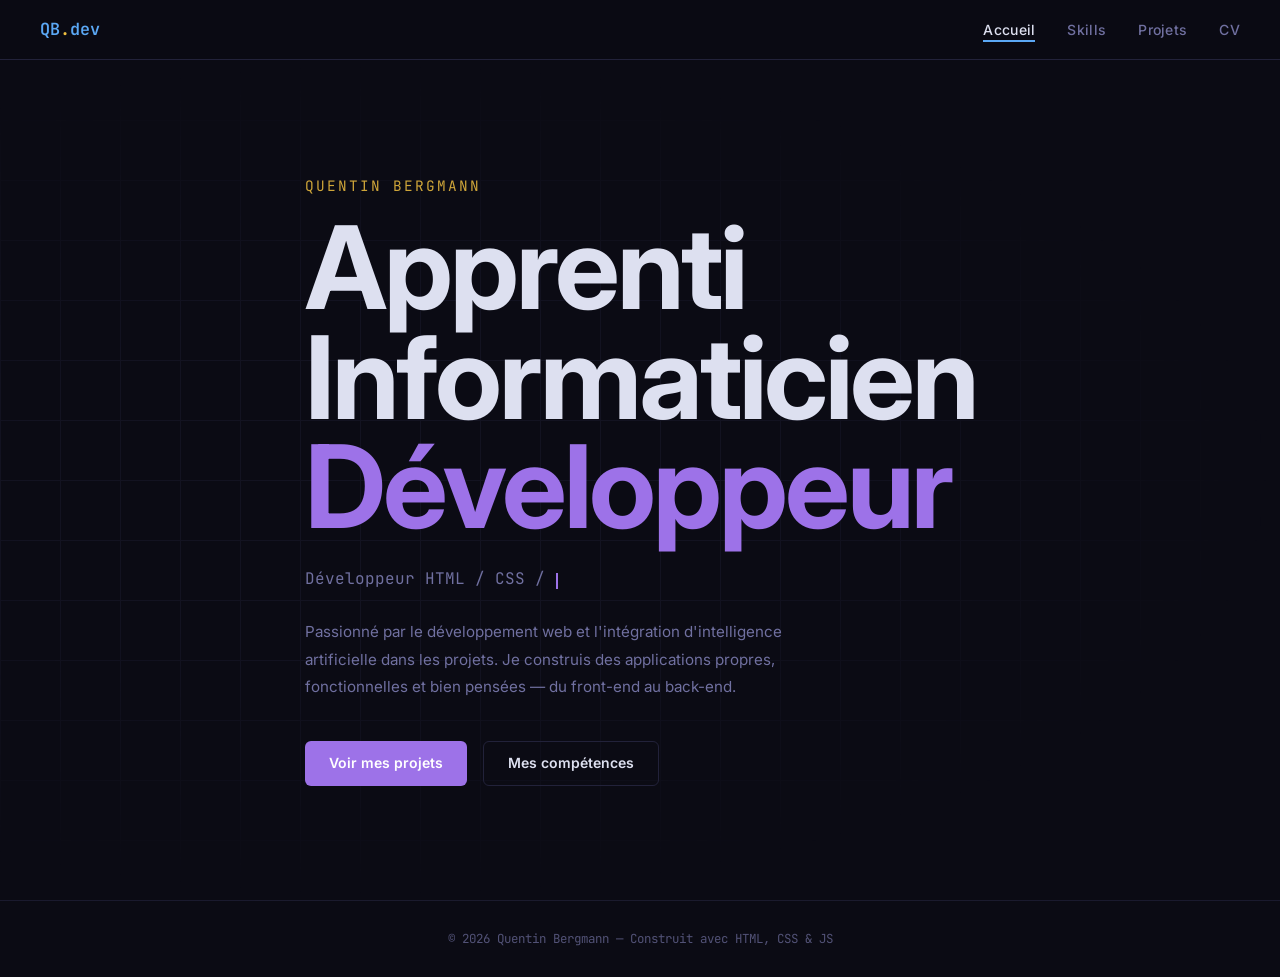
<file: index.html>
<!DOCTYPE html>
<html lang="fr">
<head>
  <meta charset="UTF-8">
  <meta name="viewport" content="width=device-width, initial-scale=1.0">
  <title>Quentin Bergmann — Développeur</title>
  <link rel="stylesheet" href="style.css">
</head>
<body>

  <nav>
    <a href="index.html" class="nav-logo">QB<span>.</span>dev</a>
    <button class="nav-burger" id="nav-burger" aria-label="Menu">
      <span></span><span></span><span></span>
    </button>
    <ul class="nav-links">
      <li><a href="index.html">Accueil</a></li>
      <li><a href="skills.html">Skills</a></li>
      <li><a href="projets.html">Projets</a></li>
      <li><a href="cv.html">CV</a></li>
    </ul>
  </nav>

  <main class="page">
    <section class="hero">
      <div class="hero-grid"></div>
      <div class="container">
        <div class="hero-content">
          <p class="hero-name">Quentin Bergmann</p>
          <h1 class="hero-title">Apprenti<br>Informaticien<br><span>Développeur</span></h1>
          <p class="hero-subtitle">
            <span id="typing-text"></span><span class="cursor"></span>
          </p>
          <p class="hero-bio">
            Passionné par le développement web et l'intégration d'intelligence artificielle dans les projets. Je construis des applications propres, fonctionnelles et bien pensées — du front-end au back-end.
          </p>
          <div class="hero-actions">
            <a href="projets.html" class="btn btn-primary">Voir mes projets</a>
            <a href="skills.html" class="btn btn-outline">Mes compétences</a>
          </div>
        </div>
      </div>
    </section>
  </main>

  <footer>
    <p>© 2026 Quentin Bergmann — Construit avec HTML, CSS &amp; JS</p>
  </footer>

  <script src="script.js"></script>
  <script>
    const el = document.getElementById('typing-text');
    typeWriter(el, [
      'Développeur HTML / CSS / JS',
      'Développeur Java',
      'Intégration IA & LLM',
      'Apprenti passionné',
    ]);
  </script>

</body>
</html>
</file>
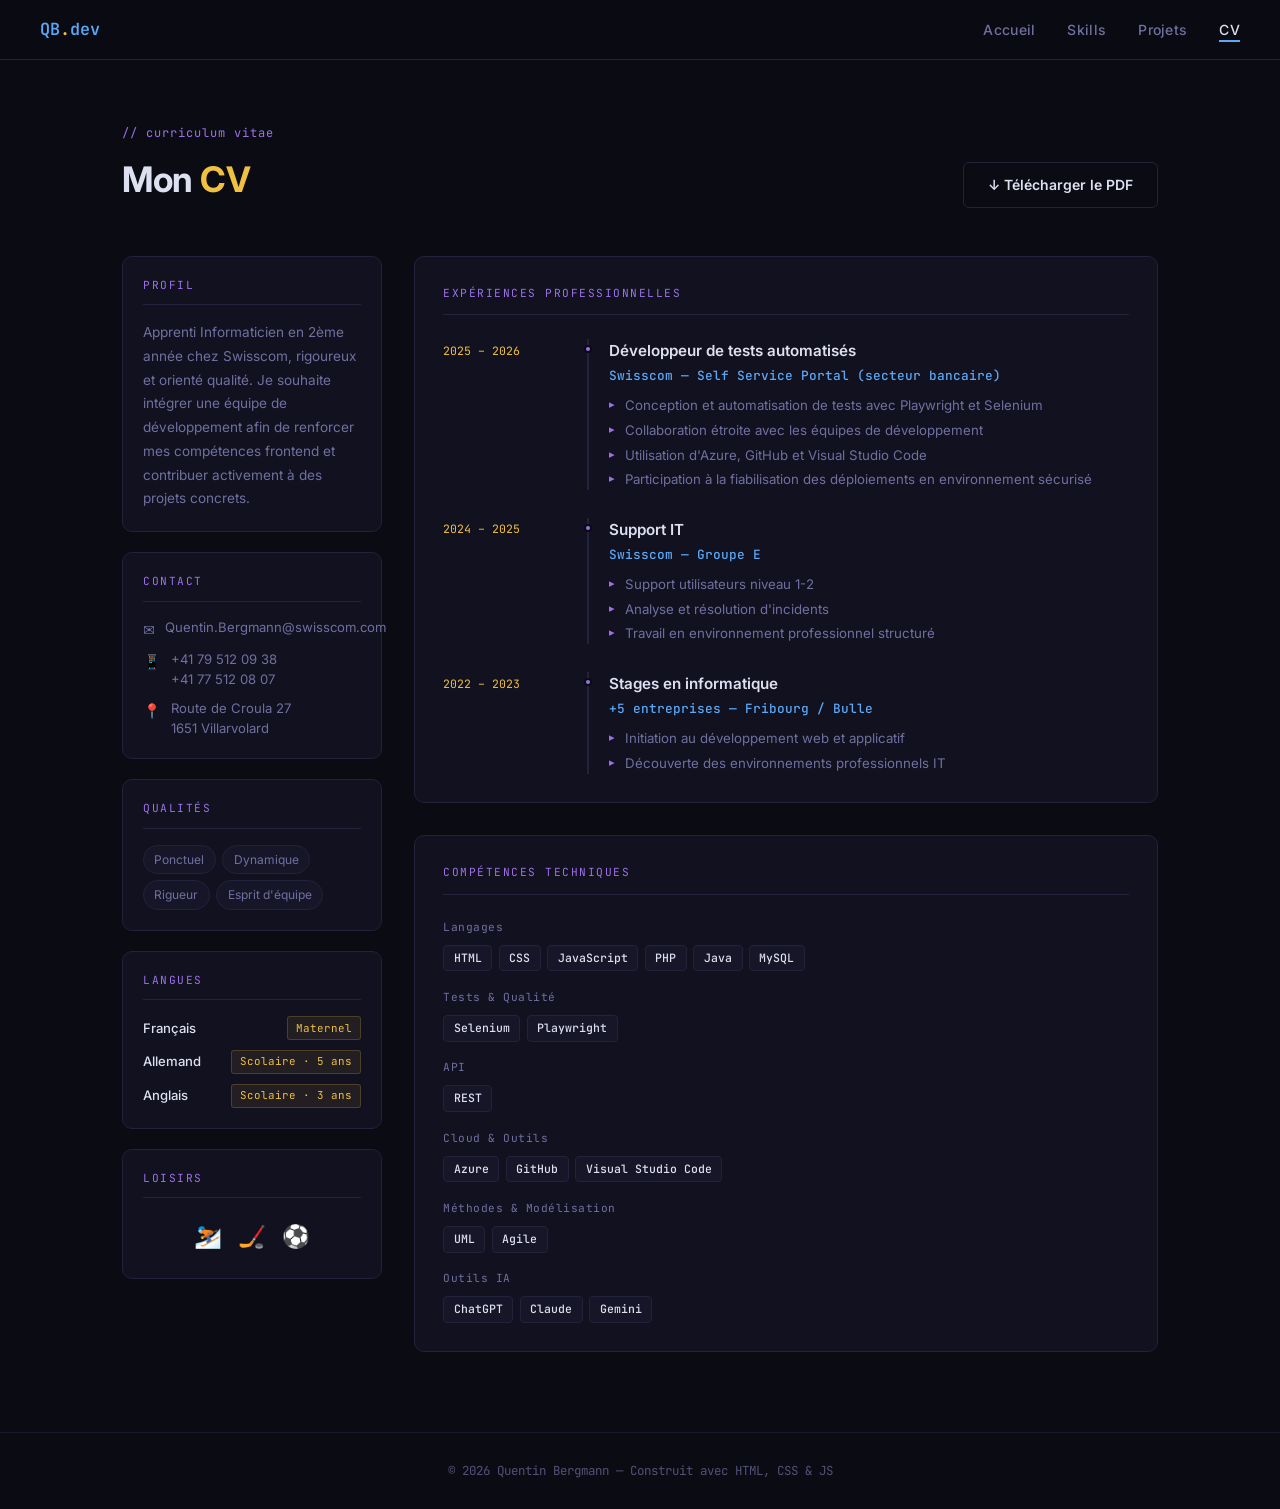
<file: cv.html>
<!DOCTYPE html>
<html lang="fr">
<head>
  <meta charset="UTF-8">
  <meta name="viewport" content="width=device-width, initial-scale=1.0">
  <title>CV — Quentin Bergmann</title>
  <link rel="stylesheet" href="style.css">
</head>
<body>

  <nav>
    <a href="index.html" class="nav-logo">QB<span>.</span>dev</a>
    <button class="nav-burger" id="nav-burger" aria-label="Menu">
      <span></span><span></span><span></span>
    </button>
    <ul class="nav-links">
      <li><a href="index.html">Accueil</a></li>
      <li><a href="skills.html">Skills</a></li>
      <li><a href="projets.html">Projets</a></li>
      <li><a href="cv.html">CV</a></li>
    </ul>
  </nav>

  <main class="page">
    <div class="container">

      <div class="section-header cv-section-header">
        <div>
          <p class="section-tag">// curriculum vitae</p>
          <h1 class="section-title">Mon <span>CV</span></h1>
        </div>
        <a href="Sources/544706.pdf" download="CV_Quentin_Bergmann.pdf" class="btn btn-outline">
          ↓ Télécharger le PDF
        </a>
      </div>

      <div class="cv-layout">

        <!-- ── SIDEBAR ── -->
        <aside class="cv-sidebar">

          <div class="cv-block">
            <div class="cv-block-title">Profil</div>
            <p class="cv-bio">Apprenti Informaticien en 2ème année chez Swisscom, rigoureux et orienté qualité. Je souhaite intégrer une équipe de développement afin de renforcer mes compétences frontend et contribuer activement à des projets concrets.</p>
          </div>

          <div class="cv-block">
            <div class="cv-block-title">Contact</div>
            <div class="cv-contact-item">
              <span class="cv-contact-icon">✉</span>
              <span>Quentin.Bergmann@swisscom.com</span>
            </div>
            <div class="cv-contact-item">
              <span class="cv-contact-icon">📱</span>
              <span>+41 79 512 09 38<br>+41 77 512 08 07</span>
            </div>
            <div class="cv-contact-item">
              <span class="cv-contact-icon">📍</span>
              <span>Route de Croula 27<br>1651 Villarvolard</span>
            </div>
          </div>

          <div class="cv-block">
            <div class="cv-block-title">Qualités</div>
            <div class="cv-tag-list">
              <span class="cv-tag">Ponctuel</span>
              <span class="cv-tag">Dynamique</span>
              <span class="cv-tag">Rigueur</span>
              <span class="cv-tag">Esprit d'équipe</span>
            </div>
          </div>

          <div class="cv-block">
            <div class="cv-block-title">Langues</div>
            <div class="cv-lang-item">
              <span class="cv-lang-name">Français</span>
              <span class="cv-lang-level">Maternel</span>
            </div>
            <div class="cv-lang-item">
              <span class="cv-lang-name">Allemand</span>
              <span class="cv-lang-level">Scolaire · 5 ans</span>
            </div>
            <div class="cv-lang-item">
              <span class="cv-lang-name">Anglais</span>
              <span class="cv-lang-level">Scolaire · 3 ans</span>
            </div>
          </div>

          <div class="cv-block">
            <div class="cv-block-title">Loisirs</div>
            <div class="cv-loisirs">
              <span title="Ski">⛷️</span>
              <span title="Hockey sur glace">🏒</span>
              <span title="Football">⚽</span>
            </div>
          </div>

        </aside>

        <!-- ── MAIN ── -->
        <div class="cv-main">

          <div class="cv-card">
            <div class="cv-card-title">Expériences Professionnelles</div>
            <div class="cv-timeline">

              <div class="cv-entry">
                <div class="cv-entry-period">2025 – 2026</div>
                <div class="cv-entry-body">
                  <div class="cv-entry-title">Développeur de tests automatisés</div>
                  <div class="cv-entry-company">Swisscom — Self Service Portal (secteur bancaire)</div>
                  <ul class="cv-entry-list">
                    <li>Conception et automatisation de tests avec Playwright et Selenium</li>
                    <li>Collaboration étroite avec les équipes de développement</li>
                    <li>Utilisation d'Azure, GitHub et Visual Studio Code</li>
                    <li>Participation à la fiabilisation des déploiements en environnement sécurisé</li>
                  </ul>
                </div>
              </div>

              <div class="cv-entry">
                <div class="cv-entry-period">2024 – 2025</div>
                <div class="cv-entry-body">
                  <div class="cv-entry-title">Support IT</div>
                  <div class="cv-entry-company">Swisscom — Groupe E</div>
                  <ul class="cv-entry-list">
                    <li>Support utilisateurs niveau 1-2</li>
                    <li>Analyse et résolution d'incidents</li>
                    <li>Travail en environnement professionnel structuré</li>
                  </ul>
                </div>
              </div>

              <div class="cv-entry">
                <div class="cv-entry-period">2022 – 2023</div>
                <div class="cv-entry-body">
                  <div class="cv-entry-title">Stages en informatique</div>
                  <div class="cv-entry-company">+5 entreprises — Fribourg / Bulle</div>
                  <ul class="cv-entry-list">
                    <li>Initiation au développement web et applicatif</li>
                    <li>Découverte des environnements professionnels IT</li>
                  </ul>
                </div>
              </div>

            </div>
          </div>

          <div class="cv-card">
            <div class="cv-card-title">Compétences Techniques</div>

            <div class="cv-skills-group">
              <div class="cv-skills-group-label">Langages</div>
              <div class="cv-skills-tags">
                <span class="cv-skill-tag">HTML</span>
                <span class="cv-skill-tag">CSS</span>
                <span class="cv-skill-tag">JavaScript</span>
                <span class="cv-skill-tag">PHP</span>
                <span class="cv-skill-tag">Java</span>
                <span class="cv-skill-tag">MySQL</span>
              </div>
            </div>

            <div class="cv-skills-group">
              <div class="cv-skills-group-label">Tests & Qualité</div>
              <div class="cv-skills-tags">
                <span class="cv-skill-tag">Selenium</span>
                <span class="cv-skill-tag">Playwright</span>
              </div>
            </div>

            <div class="cv-skills-group">
              <div class="cv-skills-group-label">API</div>
              <div class="cv-skills-tags">
                <span class="cv-skill-tag">REST</span>
              </div>
            </div>

            <div class="cv-skills-group">
              <div class="cv-skills-group-label">Cloud & Outils</div>
              <div class="cv-skills-tags">
                <span class="cv-skill-tag">Azure</span>
                <span class="cv-skill-tag">GitHub</span>
                <span class="cv-skill-tag">Visual Studio Code</span>
              </div>
            </div>

            <div class="cv-skills-group">
              <div class="cv-skills-group-label">Méthodes & Modélisation</div>
              <div class="cv-skills-tags">
                <span class="cv-skill-tag">UML</span>
                <span class="cv-skill-tag">Agile</span>
              </div>
            </div>

            <div class="cv-skills-group">
              <div class="cv-skills-group-label">Outils IA</div>
              <div class="cv-skills-tags">
                <span class="cv-skill-tag">ChatGPT</span>
                <span class="cv-skill-tag">Claude</span>
                <span class="cv-skill-tag">Gemini</span>
              </div>
            </div>

          </div>

        </div>
      </div>

    </div>
  </main>

  <footer>
    <p>© 2026 Quentin Bergmann — Construit avec HTML, CSS &amp; JS</p>
  </footer>

  <script src="script.js"></script>

</body>
</html>
</file>
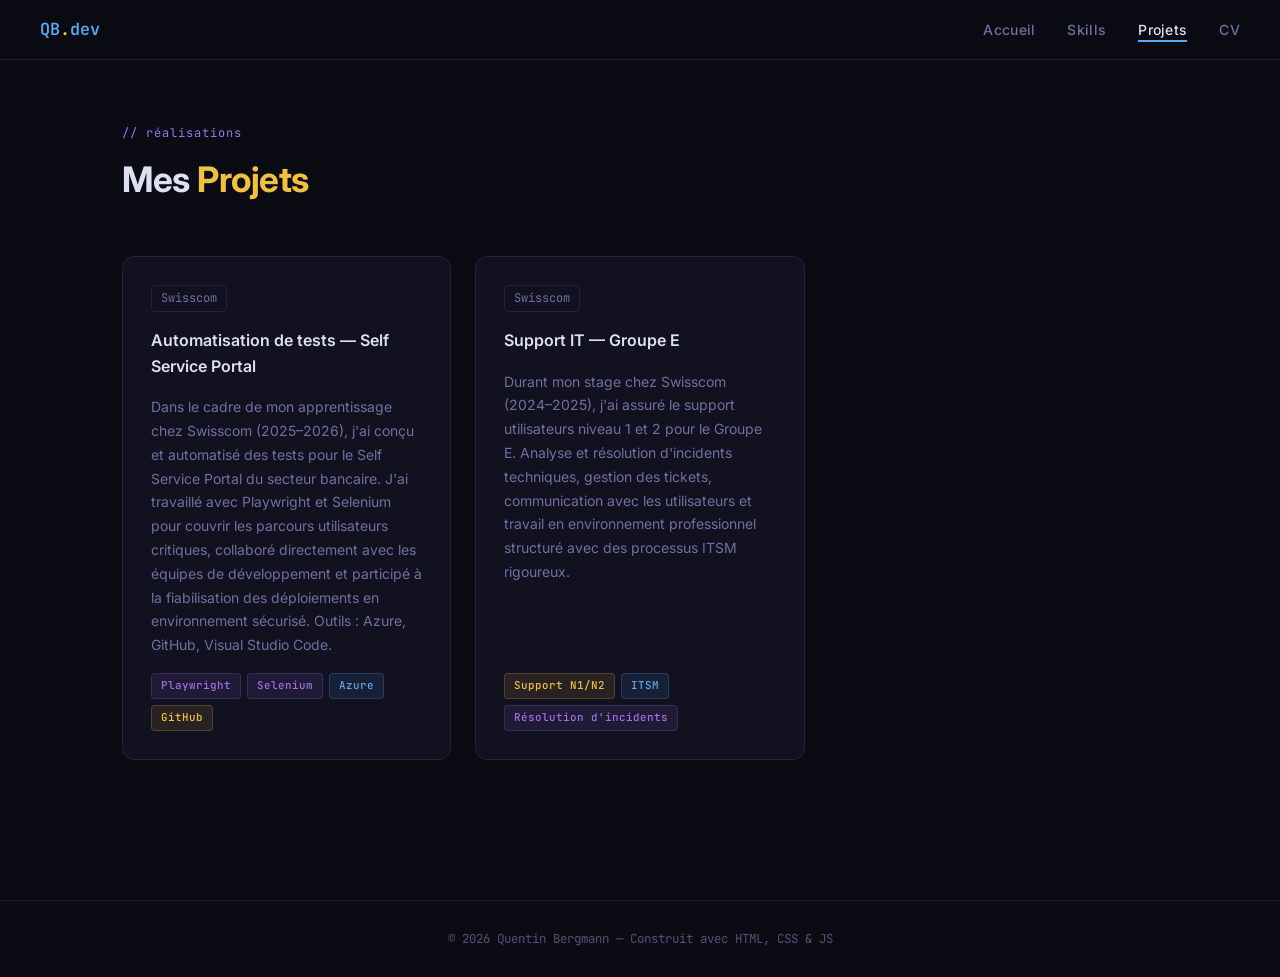
<file: projets.html>
<!DOCTYPE html>
<html lang="fr">
<head>
  <meta charset="UTF-8">
  <meta name="viewport" content="width=device-width, initial-scale=1.0">
  <title>Projets — Quentin Bergmann</title>
  <link rel="stylesheet" href="style.css">
</head>
<body>

  <nav>
    <a href="index.html" class="nav-logo">QB<span>.</span>dev</a>
    <button class="nav-burger" id="nav-burger" aria-label="Menu">
      <span></span><span></span><span></span>
    </button>
    <ul class="nav-links">
      <li><a href="index.html">Accueil</a></li>
      <li><a href="skills.html">Skills</a></li>
      <li><a href="projets.html">Projets</a></li>
      <li><a href="cv.html">CV</a></li>
    </ul>
  </nav>

  <main class="page">
    <div class="container projects-section">

      <div class="section-header">
        <p class="section-tag">// réalisations</p>
        <h1 class="section-title">Mes <span>Projets</span></h1>
      </div>

      <div class="projects-grid">

        <div class="project-card">
          <div class="project-header">
            <div class="project-links">
              <a href="#">Swisscom</a>
            </div>
          </div>
          <div class="project-title">Automatisation de tests — Self Service Portal</div>
          <div class="project-desc">
            Dans le cadre de mon apprentissage chez Swisscom (2025–2026), j'ai conçu et automatisé des tests pour le Self Service Portal du secteur bancaire. J'ai travaillé avec Playwright et Selenium pour couvrir les parcours utilisateurs critiques, collaboré directement avec les équipes de développement et participé à la fiabilisation des déploiements en environnement sécurisé. Outils : Azure, GitHub, Visual Studio Code.
          </div>
          <div class="project-tags">
            <span class="tag tag-violet">Playwright</span>
            <span class="tag tag-violet">Selenium</span>
            <span class="tag tag-blue">Azure</span>
            <span class="tag tag-yellow">GitHub</span>
          </div>
        </div>

        <div class="project-card">
          <div class="project-header">
            <div class="project-links">
              <a href="#">Swisscom</a>
            </div>
          </div>
          <div class="project-title">Support IT — Groupe E</div>
          <div class="project-desc">
            Durant mon stage chez Swisscom (2024–2025), j'ai assuré le support utilisateurs niveau 1 et 2 pour le Groupe E. Analyse et résolution d'incidents techniques, gestion des tickets, communication avec les utilisateurs et travail en environnement professionnel structuré avec des processus ITSM rigoureux.
          </div>
          <div class="project-tags">
            <span class="tag tag-yellow">Support N1/N2</span>
            <span class="tag tag-blue">ITSM</span>
            <span class="tag tag-violet">Résolution d'incidents</span>
          </div>
        </div>

      </div>
    </div>
  </main>

  <footer>
    <p>© 2026 Quentin Bergmann — Construit avec HTML, CSS &amp; JS</p>
  </footer>

  <script src="script.js"></script>

</body>
</html>
</file>
<file: style.css>
@import url('https://fonts.googleapis.com/css2?family=Inter:wght@300;400;500;600;700&family=JetBrains+Mono:wght@400;500;600&display=swap');

*, *::before, *::after {
  box-sizing: border-box;
  margin: 0;
  padding: 0;
}

:root {
  --bg: #0b0b14;
  --surface: #111120;
  --surface2: #161628;
  --border: #22223a;
  --blue: #5ba8f5;
  --blue-glow: rgba(91, 168, 245, 0.15);
  --yellow: #f0c040;
  --yellow-glow: rgba(240, 192, 64, 0.15);
  --violet: #9d72e8;
  --violet-glow: rgba(157, 114, 232, 0.15);
  --text: #dde0f0;
  --muted: #7070a0;
  --font-mono: 'JetBrains Mono', monospace;
  --font-sans: 'Inter', system-ui, sans-serif;
}

html { scroll-behavior: smooth; }

body {
  background: var(--bg);
  color: var(--text);
  font-family: var(--font-sans);
  line-height: 1.6;
  min-height: 100vh;
}

/* ── NAV ─────────────────────────────────── */
nav {
  position: fixed;
  top: 0;
  width: 100%;
  z-index: 100;
  background: rgba(11, 11, 20, 0.88);
  backdrop-filter: blur(14px);
  border-bottom: 1px solid var(--border);
  padding: 0 2.5rem;
  height: 60px;
  display: flex;
  align-items: center;
  justify-content: space-between;
}

.nav-logo {
  font-family: var(--font-mono);
  font-size: 1.05rem;
  font-weight: 600;
  color: var(--blue);
  text-decoration: none;
}

.nav-logo span { color: var(--yellow); }

.nav-links {
  display: flex;
  gap: 2rem;
  list-style: none;
}

.nav-links a {
  color: var(--muted);
  text-decoration: none;
  font-size: 0.875rem;
  font-weight: 500;
  letter-spacing: 0.3px;
  transition: color 0.2s;
  position: relative;
}

.nav-links a::after {
  content: '';
  position: absolute;
  bottom: -4px;
  left: 0;
  width: 0;
  height: 2px;
  background: var(--blue);
  transition: width 0.2s;
}

.nav-links a:hover,
.nav-links a.active { color: var(--text); }

.nav-links a.active::after,
.nav-links a:hover::after { width: 100%; }

/* ── LAYOUT ──────────────────────────────── */
.page {
  padding-top: 60px;
  min-height: 100vh;
}

.container {
  max-width: 1100px;
  margin: 0 auto;
  padding: 0 2rem;
}

/* ── HERO ────────────────────────────────── */
.hero {
  min-height: calc(100vh - 60px);
  display: flex;
  align-items: center;
  position: relative;
  overflow: hidden;
}

.hero-grid {
  position: absolute;
  inset: 0;
  background-image:
    linear-gradient(var(--border) 1px, transparent 1px),
    linear-gradient(90deg, var(--border) 1px, transparent 1px);
  background-size: 60px 60px;
  opacity: 0.35;
  mask-image: radial-gradient(ellipse at 30% 50%, black 30%, transparent 70%);
}

.hero-content { position: relative; z-index: 1; }

.hero-name {
  font-family: var(--font-mono);
  font-size: 0.9rem;
  color: var(--yellow);
  letter-spacing: 2px;
  text-transform: uppercase;
  margin-bottom: 1rem;
  opacity: 0.85;
}

.hero-title {
  font-size: clamp(3.5rem, 9vw, 7.5rem);
  font-weight: 700;
  line-height: 0.95;
  letter-spacing: -3px;
  margin-bottom: 1.5rem;
  color: var(--text);
}

.hero-title span { color: var(--violet); }

.hero-subtitle {
  font-family: var(--font-mono);
  font-size: 1rem;
  color: var(--muted);
  margin-bottom: 1.5rem;
  min-height: 1.8rem;
}

.cursor {
  display: inline-block;
  width: 2px;
  height: 1em;
  background: var(--violet);
  vertical-align: text-bottom;
  margin-left: 1px;
  animation: blink 1s steps(1) infinite;
}

@keyframes blink {
  0%, 49% { opacity: 1; }
  50%, 100% { opacity: 0; }
}

.hero-bio {
  max-width: 500px;
  color: var(--muted);
  font-size: 0.95rem;
  margin-bottom: 2.5rem;
  line-height: 1.8;
}

.hero-actions {
  display: flex;
  gap: 1rem;
  flex-wrap: wrap;
}

/* ── BUTTONS ─────────────────────────────── */
.btn {
  display: inline-flex;
  align-items: center;
  gap: 0.5rem;
  padding: 0.65rem 1.5rem;
  border-radius: 6px;
  font-size: 0.875rem;
  font-weight: 600;
  text-decoration: none;
  transition: all 0.2s;
  cursor: pointer;
  border: none;
  font-family: var(--font-sans);
}

.btn-primary {
  background: var(--violet);
  color: #ffffff;
}

.btn-primary:hover {
  background: #b896f5;
  transform: translateY(-1px);
  box-shadow: 0 6px 20px var(--violet-glow);
}

.btn-outline {
  background: transparent;
  color: var(--text);
  border: 1px solid var(--border);
}

.btn-outline:hover {
  border-color: var(--violet);
  color: var(--violet);
  transform: translateY(-1px);
}

/* ── SECTION HEADER ──────────────────────── */
.section-header {
  margin-bottom: 3rem;
  padding-top: 4rem;
}

.section-tag {
  font-family: var(--font-mono);
  font-size: 0.75rem;
  color: var(--violet);
  letter-spacing: 1px;
  margin-bottom: 0.5rem;
}

.section-title {
  font-size: 2.2rem;
  font-weight: 700;
  letter-spacing: -0.5px;
}

.section-title span { color: var(--yellow); }
.skills-section .section-title span { color: var(--violet); }

/* ── SKILLS ──────────────────────────────── */
.skills-section { padding-bottom: 5rem; }

.skills-category {
  margin-bottom: 3rem;
}

.skills-category-title {
  font-family: var(--font-mono);
  font-size: 0.8rem;
  color: var(--muted);
  letter-spacing: 1px;
  text-transform: uppercase;
  margin-bottom: 1rem;
  padding-bottom: 0.5rem;
  border-bottom: 1px solid var(--border);
}

.skills-grid {
  display: grid;
  grid-template-columns: repeat(auto-fill, minmax(130px, 1fr));
  gap: 1rem;
}

.skill-card {
  background: var(--surface);
  border: 1px solid var(--border);
  border-radius: 10px;
  padding: 1.5rem 1rem;
  text-align: center;
  transition: all 0.25s;
  cursor: default;
}

.skill-card:hover {
  border-color: var(--violet);
  background: var(--surface2);
  transform: translateY(-3px);
  box-shadow: 0 8px 28px var(--violet-glow);
}

.skill-card img {
  width: 48px;
  height: 48px;
  margin-bottom: 0.75rem;
  object-fit: contain;
}

.skill-icon-text {
  width: 48px;
  height: 48px;
  margin: 0 auto 0.75rem;
  border-radius: 8px;
  display: flex;
  align-items: center;
  justify-content: center;
  font-family: var(--font-mono);
  font-weight: 700;
  font-size: 1rem;
}

.skill-name {
  font-size: 0.82rem;
  font-weight: 600;
  color: var(--text);
  margin-bottom: 0.2rem;
}

.skill-level {
  font-size: 0.7rem;
  color: var(--muted);
  font-family: var(--font-mono);
}

/* ── PROJECTS ────────────────────────────── */
.projects-section { padding-bottom: 5rem; }

.projects-grid {
  display: grid;
  grid-template-columns: repeat(auto-fill, minmax(320px, 1fr));
  gap: 1.5rem;
}

.project-card {
  background: var(--surface);
  border: 1px solid var(--border);
  border-radius: 12px;
  padding: 1.75rem;
  display: flex;
  flex-direction: column;
  gap: 1rem;
  transition: all 0.25s;
  position: relative;
  overflow: hidden;
}

.project-card::before {
  content: '';
  position: absolute;
  top: 0; left: 0; right: 0;
  height: 3px;
  background: linear-gradient(90deg, var(--blue), var(--violet));
  opacity: 0;
  transition: opacity 0.25s;
}

.project-card:hover {
  background: var(--surface2);
  transform: translateY(-4px);
  box-shadow: 0 12px 40px rgba(0,0,0,0.5);
}

.project-card:hover::before { opacity: 1; }

.project-card--yellow::before {
  background: linear-gradient(90deg, var(--yellow), var(--violet));
}

.project-card--yellow:hover {
  box-shadow: 0 12px 40px var(--yellow-glow);
}

.project-header {
  display: flex;
  justify-content: space-between;
  align-items: flex-start;
}

.project-icon { font-size: 1.75rem; }

.project-links {
  display: flex;
  gap: 0.5rem;
}

.project-links a {
  color: var(--muted);
  text-decoration: none;
  font-size: 0.75rem;
  padding: 0.2rem 0.55rem;
  border: 1px solid var(--border);
  border-radius: 4px;
  transition: all 0.2s;
  font-family: var(--font-mono);
}

.project-links a:hover {
  color: var(--blue);
  border-color: var(--blue);
}

.project-title {
  font-size: 1rem;
  font-weight: 600;
  color: var(--text);
}

.project-desc {
  font-size: 0.875rem;
  color: var(--muted);
  line-height: 1.7;
  flex: 1;
}

.project-tags {
  display: flex;
  flex-wrap: wrap;
  gap: 0.4rem;
}

.tag {
  font-family: var(--font-mono);
  font-size: 0.68rem;
  padding: 0.2rem 0.55rem;
  border-radius: 4px;
  font-weight: 500;
}

.tag-blue   { background: rgba(91, 168, 245, 0.1);  color: var(--blue);   border: 1px solid rgba(91,168,245,0.2); }
.tag-violet { background: rgba(157,114, 232, 0.1);  color: var(--violet); border: 1px solid rgba(157,114,232,0.2); }
.tag-yellow { background: rgba(240, 192,  64, 0.1); color: var(--yellow); border: 1px solid rgba(240,192,64,0.2); }

/* ── CV ──────────────────────────────────── */
.cv-section-header {
  display: flex;
  align-items: flex-end;
  justify-content: space-between;
  flex-wrap: wrap;
  gap: 1rem;
}

.cv-layout {
  display: grid;
  grid-template-columns: 260px 1fr;
  gap: 2rem;
  padding-bottom: 5rem;
  align-items: start;
}

/* Sidebar */
.cv-sidebar {
  display: flex;
  flex-direction: column;
  gap: 1.25rem;
  position: sticky;
  top: 80px;
}

.cv-block {
  background: var(--surface);
  border: 1px solid var(--border);
  border-radius: 10px;
  padding: 1.25rem;
}

.cv-block-title {
  font-family: var(--font-mono);
  font-size: 0.7rem;
  color: var(--violet);
  letter-spacing: 1.5px;
  text-transform: uppercase;
  margin-bottom: 1rem;
  padding-bottom: 0.6rem;
  border-bottom: 1px solid var(--border);
}

.cv-bio {
  font-size: 0.85rem;
  color: var(--muted);
  line-height: 1.75;
}

.cv-contact-item {
  display: flex;
  align-items: flex-start;
  gap: 0.6rem;
  font-size: 0.82rem;
  color: var(--muted);
  margin-bottom: 0.6rem;
  line-height: 1.5;
}

.cv-contact-item:last-child { margin-bottom: 0; }

.cv-contact-icon {
  font-size: 0.9rem;
  margin-top: 1px;
  flex-shrink: 0;
}

.cv-tag-list {
  display: flex;
  flex-wrap: wrap;
  gap: 0.4rem;
}

.cv-tag {
  font-size: 0.75rem;
  padding: 0.25rem 0.65rem;
  border-radius: 20px;
  border: 1px solid var(--border);
  color: var(--muted);
  background: var(--surface2);
}

.cv-lang-item {
  display: flex;
  justify-content: space-between;
  align-items: center;
  margin-bottom: 0.6rem;
  font-size: 0.82rem;
}

.cv-lang-item:last-child { margin-bottom: 0; }

.cv-lang-name { color: var(--text); font-weight: 500; }

.cv-lang-level {
  font-family: var(--font-mono);
  font-size: 0.68rem;
  color: var(--yellow);
  background: rgba(240,192,64,0.08);
  border: 1px solid rgba(240,192,64,0.2);
  padding: 0.15rem 0.5rem;
  border-radius: 3px;
}

.cv-loisirs {
  display: flex;
  gap: 1rem;
  font-size: 1.4rem;
  justify-content: center;
  padding: 0.25rem 0;
}

/* Main */
.cv-main {
  display: flex;
  flex-direction: column;
  gap: 2rem;
}

.cv-card {
  background: var(--surface);
  border: 1px solid var(--border);
  border-radius: 10px;
  padding: 1.75rem;
}

.cv-card-title {
  font-family: var(--font-mono);
  font-size: 0.7rem;
  color: var(--violet);
  letter-spacing: 1.5px;
  text-transform: uppercase;
  margin-bottom: 1.5rem;
  padding-bottom: 0.75rem;
  border-bottom: 1px solid var(--border);
}

/* Timeline */
.cv-timeline {
  display: flex;
  flex-direction: column;
  gap: 0;
}

.cv-entry {
  display: grid;
  grid-template-columns: 120px 1fr;
  gap: 0 1.5rem;
  position: relative;
  padding-bottom: 1.75rem;
}

.cv-entry:last-child { padding-bottom: 0; }

.cv-entry-period {
  font-family: var(--font-mono);
  font-size: 0.72rem;
  color: var(--yellow);
  padding-top: 0.2rem;
  line-height: 1.4;
}

.cv-entry-body {
  border-left: 2px solid var(--border);
  padding-left: 1.25rem;
  position: relative;
}

.cv-entry-body::before {
  content: '';
  position: absolute;
  left: -5px;
  top: 6px;
  width: 8px;
  height: 8px;
  border-radius: 50%;
  background: var(--violet);
  border: 2px solid var(--bg);
}

.cv-entry-title {
  font-size: 0.95rem;
  font-weight: 600;
  color: var(--text);
  margin-bottom: 0.15rem;
}

.cv-entry-company {
  font-size: 0.8rem;
  color: var(--blue);
  font-weight: 500;
  margin-bottom: 0.6rem;
  font-family: var(--font-mono);
}

.cv-entry-list {
  list-style: none;
  display: flex;
  flex-direction: column;
  gap: 0.3rem;
}

.cv-entry-list li {
  font-size: 0.83rem;
  color: var(--muted);
  padding-left: 1rem;
  position: relative;
  line-height: 1.5;
}

.cv-entry-list li::before {
  content: '▸';
  position: absolute;
  left: 0;
  color: var(--violet);
  font-size: 0.7rem;
}

/* Skills grid in CV */
.cv-skills-group {
  margin-bottom: 1.1rem;
}

.cv-skills-group:last-child { margin-bottom: 0; }

.cv-skills-group-label {
  font-family: var(--font-mono);
  font-size: 0.7rem;
  color: var(--muted);
  letter-spacing: 0.5px;
  margin-bottom: 0.5rem;
}

.cv-skills-tags {
  display: flex;
  flex-wrap: wrap;
  gap: 0.4rem;
}

.cv-skill-tag {
  font-family: var(--font-mono);
  font-size: 0.72rem;
  padding: 0.2rem 0.6rem;
  border-radius: 4px;
  font-weight: 500;
  background: var(--surface2);
  border: 1px solid var(--border);
  color: var(--text);
  transition: all 0.2s;
}

.cv-skill-tag:hover {
  border-color: var(--violet);
  color: var(--violet);
}

/* Responsive */
@media (max-width: 800px) {
  .cv-layout {
    grid-template-columns: 1fr;
  }
  .cv-sidebar {
    position: static;
  }
  .cv-section-header {
    align-items: flex-start;
    flex-direction: column;
  }
}

/* ── FOOTER ──────────────────────────────── */
footer {
  border-top: 1px solid var(--border);
  padding: 1.75rem 2rem;
  text-align: center;
  color: var(--muted);
  font-size: 0.78rem;
  font-family: var(--font-mono);
  opacity: 0.7;
}

/* ── HAMBURGER ───────────────────────────── */
.nav-burger {
  display: none;
  flex-direction: column;
  justify-content: center;
  gap: 5px;
  background: none;
  border: none;
  cursor: pointer;
  padding: 4px;
  z-index: 110;
}

.nav-burger span {
  display: block;
  width: 22px;
  height: 2px;
  background: var(--text);
  border-radius: 2px;
  transition: all 0.25s;
  transform-origin: center;
}

/* Burger → X animation */
nav.nav-open .nav-burger span:nth-child(1) { transform: translateY(7px) rotate(45deg); }
nav.nav-open .nav-burger span:nth-child(2) { opacity: 0; }
nav.nav-open .nav-burger span:nth-child(3) { transform: translateY(-7px) rotate(-45deg); }

/* ── RESPONSIVE ──────────────────────────── */
@media (max-width: 680px) {
  nav {
    padding: 0 1.25rem;
    flex-wrap: wrap;
    height: auto;
    min-height: 60px;
    align-items: center;
  }

  .nav-burger { display: flex; }

  .nav-links {
    display: none;
    flex-direction: column;
    gap: 0;
    width: 100%;
    padding: 0.5rem 0 1rem;
    order: 3;
  }

  nav.nav-open .nav-links { display: flex; }

  .nav-links a {
    padding: 0.65rem 0;
    font-size: 0.95rem;
    border-bottom: 1px solid var(--border);
  }

  .nav-links a::after { display: none; }

  .container { padding: 0 1.25rem; }

  /* Hero */
  .hero-title {
    font-size: clamp(2.6rem, 12vw, 3.8rem);
    letter-spacing: -1px;
    line-height: 1;
  }

  .hero-bio { max-width: 100%; }

  .section-header { padding-top: 2.5rem; }

  /* Skills */
  .skills-grid { grid-template-columns: repeat(auto-fill, minmax(100px, 1fr)); }

  /* Projects */
  .projects-grid { grid-template-columns: 1fr; }

  /* CV */
  .cv-layout {
    grid-template-columns: 1fr;
  }

  .cv-sidebar { position: static; }

  .cv-section-header {
    align-items: flex-start;
    flex-direction: column;
  }

  .cv-entry {
    grid-template-columns: 1fr;
    gap: 0.25rem;
  }

  .cv-entry-period {
    padding-top: 0;
    font-size: 0.7rem;
  }

  .cv-entry-body {
    border-left: 2px solid var(--border);
    padding-left: 1rem;
  }

  .cv-card { padding: 1.25rem; }
}
</file>
